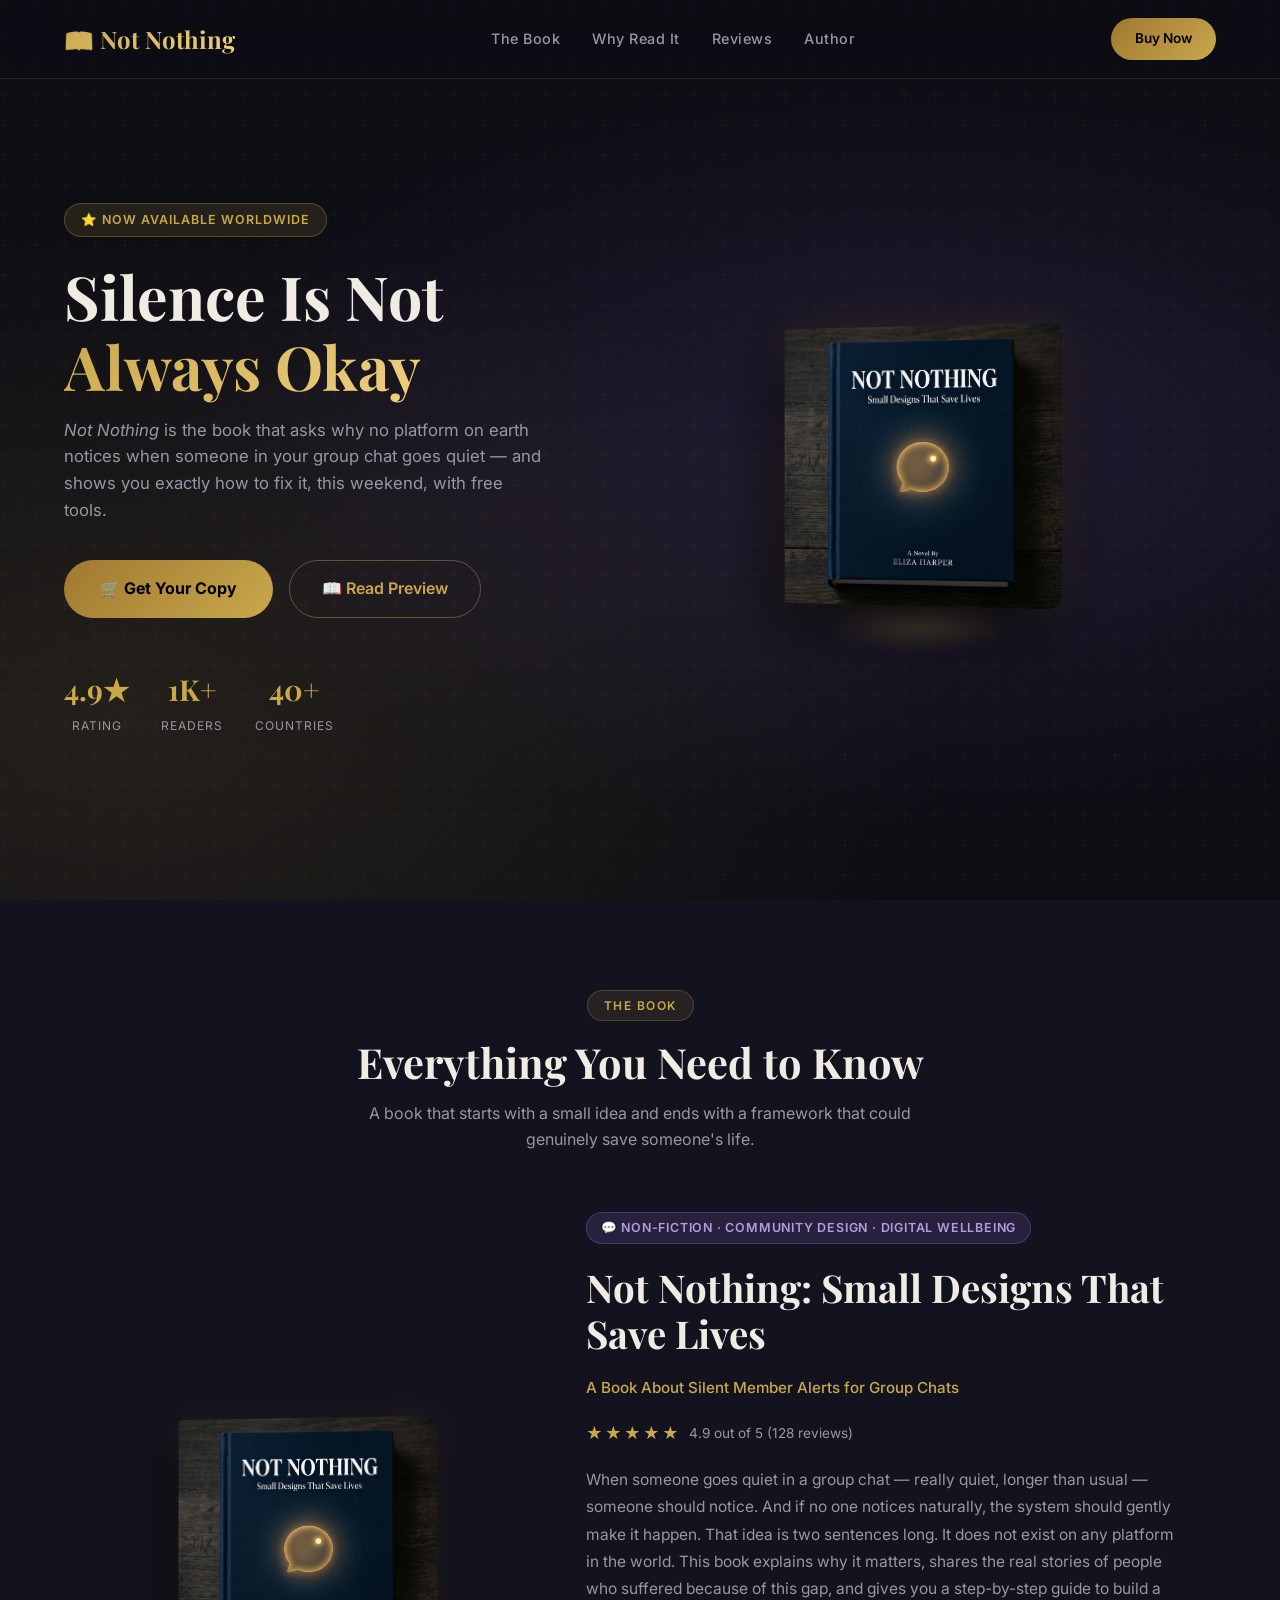
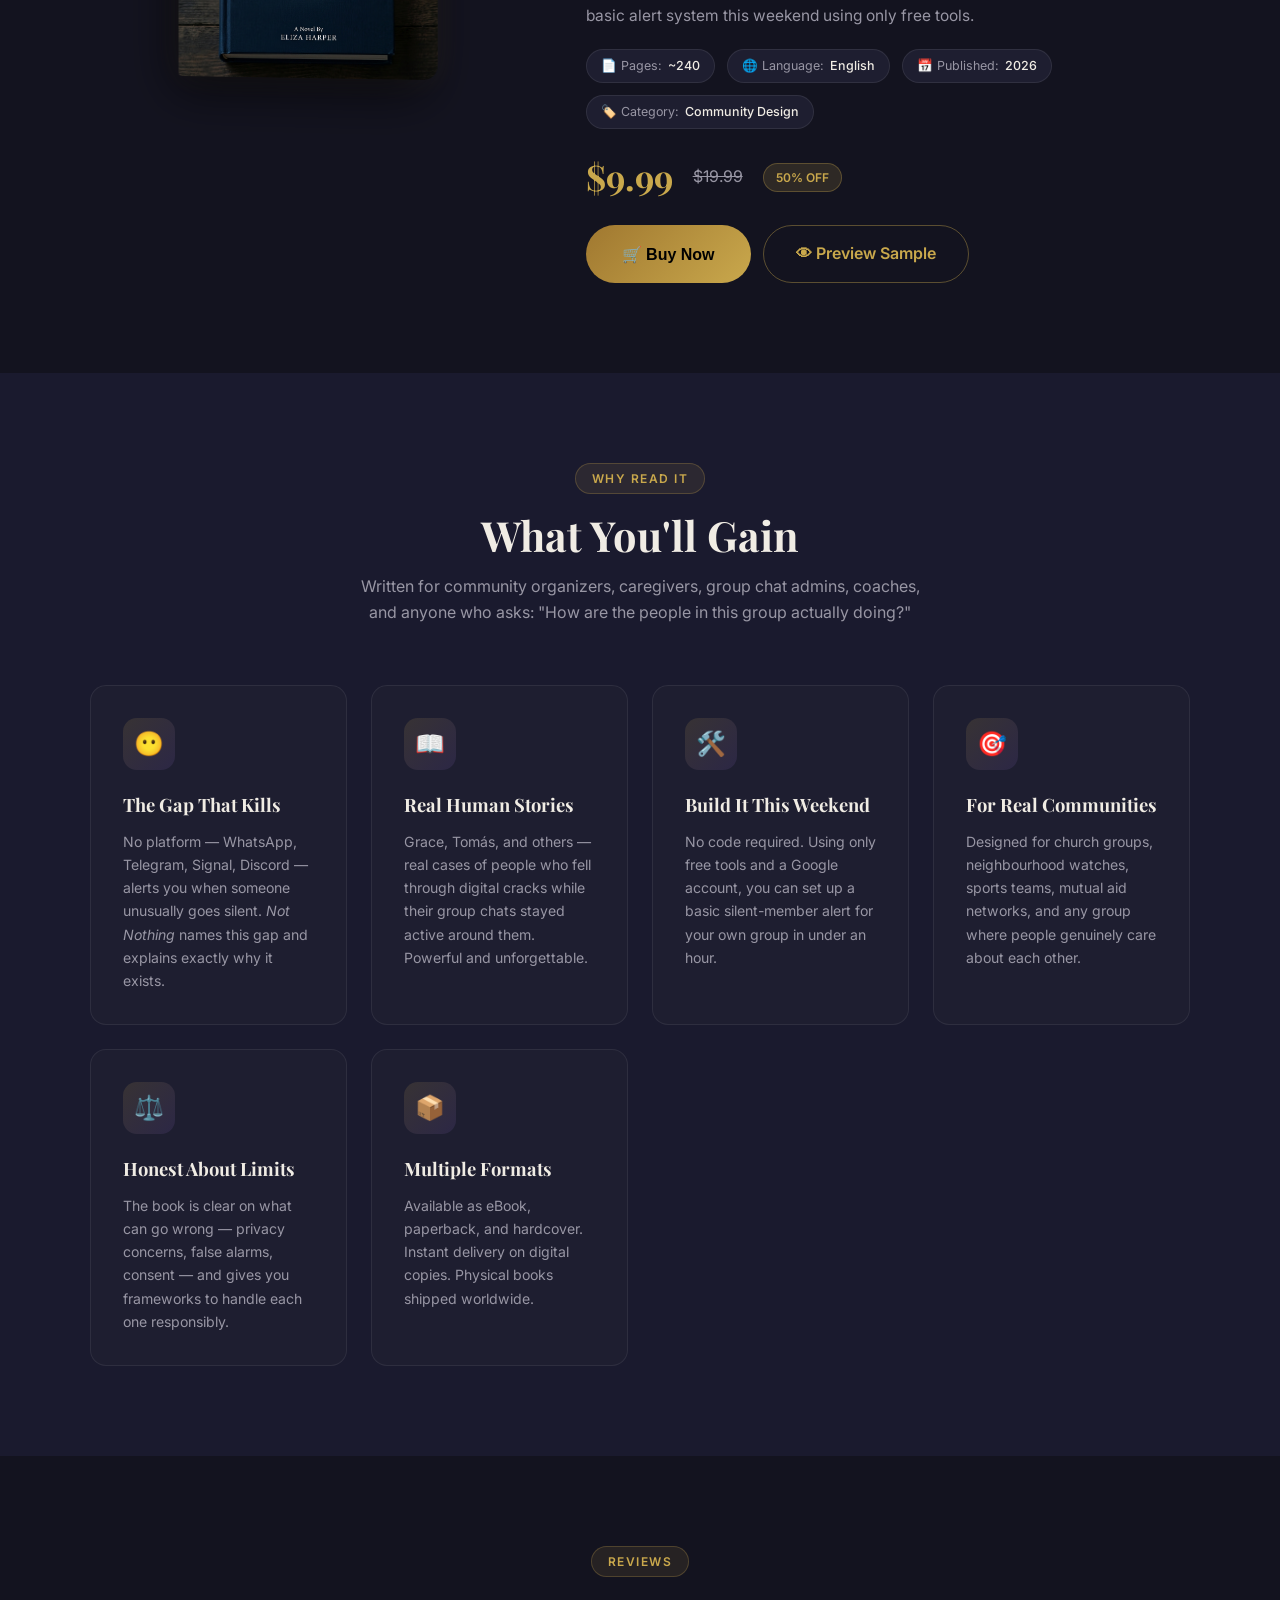
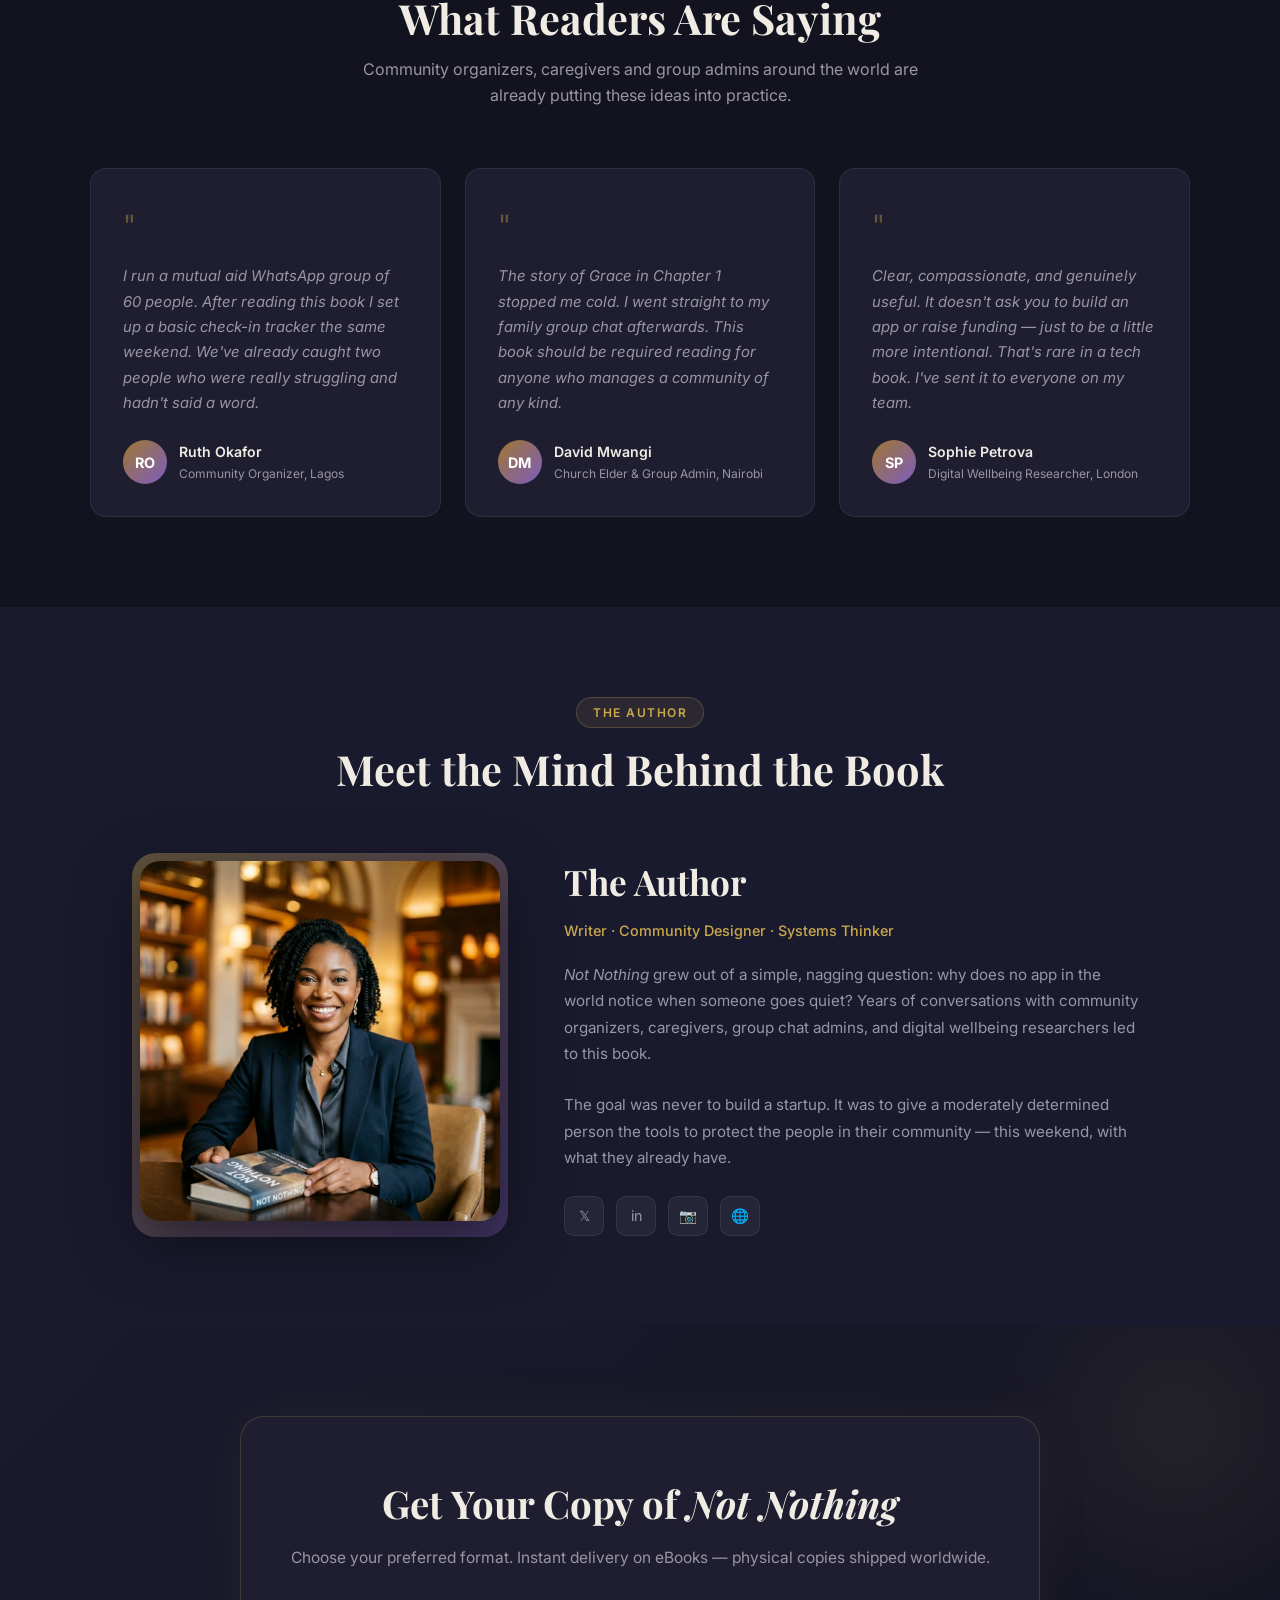
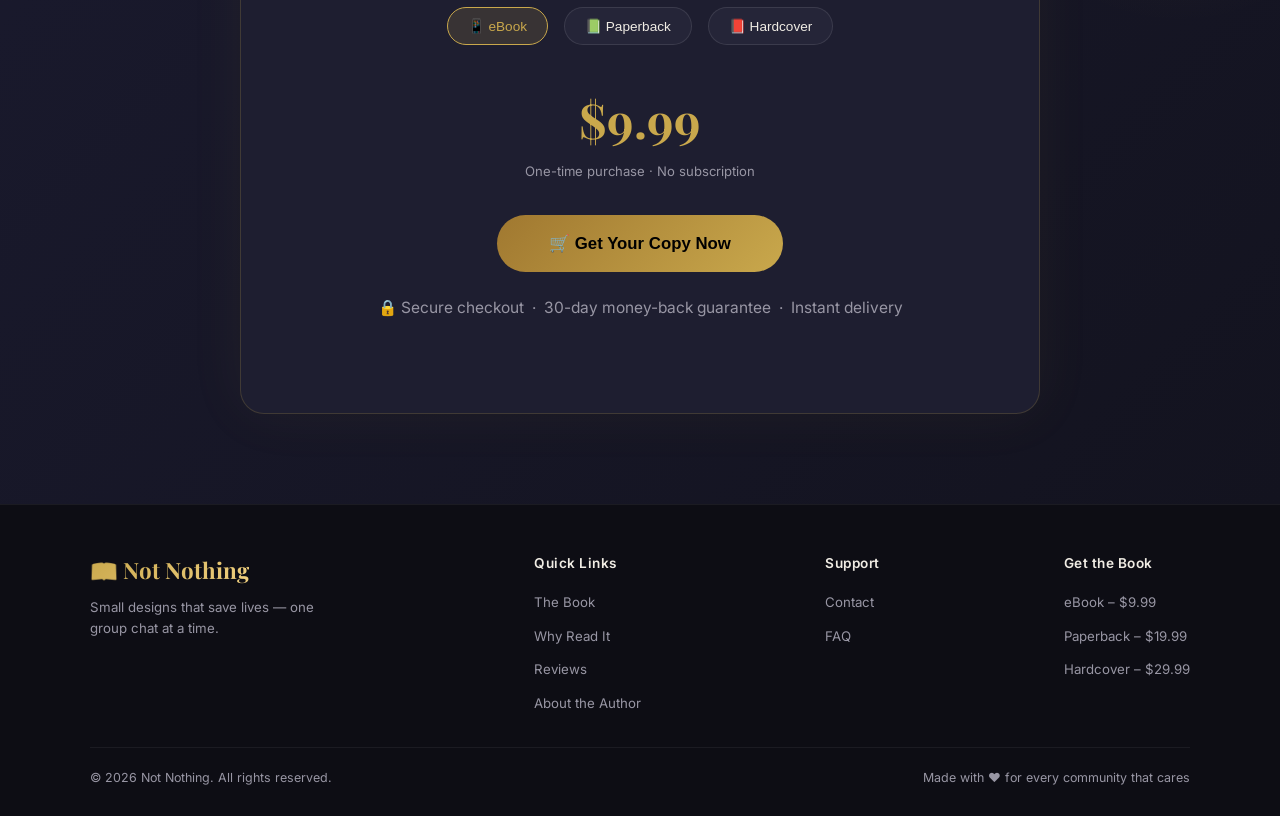
<file: index.html>
<!DOCTYPE html>
<html lang="en">
<head>
  <meta charset="UTF-8" />
  <meta name="viewport" content="width=device-width, initial-scale=1.0" />
  <title>Not Nothing — Small Designs That Save Lives</title>
  <meta name="description" content="Not Nothing: the book that asks why no platform in the world notices when someone goes quiet in a group chat — and shows you how to fix it this weekend, for free." />
  <link rel="stylesheet" href="css/style.css" />
  <link rel="preconnect" href="https://fonts.googleapis.com" />
  <!-- PayPal SDK — replace YOUR_PAYPAL_CLIENT_ID with your real Client ID from developer.paypal.com -->
  <script src="https://www.paypal.com/sdk/js?client-id=438XKRGBHHNH2&currency=USD&intent=capture" onload="initPayPal()"></script>
</head>
<body>

<!-- ══ NAV ══ -->
<nav id="main-nav" aria-label="Main navigation">
  <a href="#" class="nav-logo">📖 Not Nothing</a>
  <ul class="nav-links" id="nav-links">
    <li><a href="#book">The Book</a></li>
    <li><a href="#features">Why Read It</a></li>
    <li><a href="#testimonials">Reviews</a></li>
    <li><a href="#author">Author</a></li>
  </ul>
  <a href="#order" class="btn-nav">Buy Now</a>
  <button class="hamburger" id="hamburger" aria-label="Toggle menu">
    <span></span><span></span><span></span>
  </button>
</nav>

<!-- ══ HERO ══ -->
<section class="hero" id="home">
  <div class="hero-content">
    <div class="hero-badge">⭐ Now Available Worldwide</div>
    <h1>Silence Is Not<br><span>Always Okay</span></h1>
    <p class="hero-subtitle">
      <em>Not Nothing</em> is the book that asks why no platform on earth notices when someone in your group chat goes quiet — and shows you exactly how to fix it, this weekend, with free tools.
    </p>
    <div class="hero-actions">
      <a href="#order" class="btn-primary" data-open-modal>🛒 Get Your Copy</a>
      <a href="#book" class="btn-secondary">📖 Read Preview</a>
    </div>
    <div class="hero-stats">
      <div class="stat"><span class="stat-num">4.9★</span><span class="stat-label">Rating</span></div>
      <div class="stat"><span class="stat-num">1K+</span><span class="stat-label">Readers</span></div>
      <div class="stat"><span class="stat-num">40+</span><span class="stat-label">Countries</span></div>
    </div>
  </div>
  <div class="hero-visual">
    <div class="book-wrapper">
      <div class="glow-ring"></div>
      <img src="images/book-cover.png" alt="Book cover" class="book-img" />
    </div>
  </div>
</section>

<!-- ══ BOOK DETAIL ══ -->
<section id="book">
  <div class="section-header fade-up">
    <span class="section-tag">The Book</span>
    <h2 class="section-title">Everything You Need to Know</h2>
    <p class="section-sub">A book that starts with a small idea and ends with a framework that could genuinely save someone's life.</p>
  </div>
  <div class="book-detail-grid fade-up">
    <div class="book-detail-img">
      <img src="images/book-cover.png" alt="Book cover full" />
    </div>
    <div class="book-meta">
      <span class="book-genre">💬 Non-Fiction · Community Design · Digital Wellbeing</span>
      <h2 class="book-title-lg">Not Nothing: Small Designs That Save Lives</h2>
      <p class="book-author">A Book About Silent Member Alerts for Group Chats</p>
      <div class="star-rating">
        <span class="star">★</span><span class="star">★</span><span class="star">★</span><span class="star">★</span><span class="star">★</span>
        <span class="rating-text">4.9 out of 5 (128 reviews)</span>
      </div>
      <p class="book-desc">
        When someone goes quiet in a group chat — really quiet, longer than usual — someone should notice. And if no one notices naturally, the system should gently make it happen. That idea is two sentences long. It does not exist on any platform in the world. This book explains why it matters, shares the real stories of people who suffered because of this gap, and gives you a step-by-step guide to build a basic alert system this weekend using only free tools.
      </p>
      <div class="book-info-chips">
        <div class="chip">📄 Pages: <span>~240</span></div>
        <div class="chip">🌐 Language: <span>English</span></div>
        <div class="chip">📅 Published: <span>2026</span></div>
        <div class="chip">🏷️ Category: <span>Community Design</span></div>
      </div>
      <div class="book-price-row">
        <span class="price-tag">$9.99</span>
        <span class="price-original">$19.99</span>
        <span class="price-badge">50% OFF</span>
      </div>
      <div class="book-cta">
        <button class="btn-primary" data-open-modal>🛒 Buy Now</button>
        <a href="#" class="btn-secondary">👁 Preview Sample</a>
      </div>
    </div>
  </div>
</section>

<!-- ══ FEATURES ══ -->
<section id="features">
  <div class="section-header fade-up">
    <span class="section-tag">Why Read It</span>
    <h2 class="section-title">What You'll Gain</h2>
    <p class="section-sub">Written for community organizers, caregivers, group chat admins, coaches, and anyone who asks: "How are the people in this group actually doing?"</p>
  </div>
  <div class="features-grid">
    <div class="feature-card fade-up">
      <div class="feature-icon">😶</div>
      <h3>The Gap That Kills</h3>
      <p>No platform — WhatsApp, Telegram, Signal, Discord — alerts you when someone unusually goes silent. <em>Not Nothing</em> names this gap and explains exactly why it exists.</p>
    </div>
    <div class="feature-card fade-up">
      <div class="feature-icon">📖</div>
      <h3>Real Human Stories</h3>
      <p>Grace, Tomás, and others — real cases of people who fell through digital cracks while their group chats stayed active around them. Powerful and unforgettable.</p>
    </div>
    <div class="feature-card fade-up">
      <div class="feature-icon">🛠️</div>
      <h3>Build It This Weekend</h3>
      <p>No code required. Using only free tools and a Google account, you can set up a basic silent-member alert for your own group in under an hour.</p>
    </div>
    <div class="feature-card fade-up">
      <div class="feature-icon">🎯</div>
      <h3>For Real Communities</h3>
      <p>Designed for church groups, neighbourhood watches, sports teams, mutual aid networks, and any group where people genuinely care about each other.</p>
    </div>
    <div class="feature-card fade-up">
      <div class="feature-icon">⚖️</div>
      <h3>Honest About Limits</h3>
      <p>The book is clear on what can go wrong — privacy concerns, false alarms, consent — and gives you frameworks to handle each one responsibly.</p>
    </div>
    <div class="feature-card fade-up">
      <div class="feature-icon">📦</div>
      <h3>Multiple Formats</h3>
      <p>Available as eBook, paperback, and hardcover. Instant delivery on digital copies. Physical books shipped worldwide.</p>
    </div>
  </div>
</section>

<!-- ══ TESTIMONIALS ══ -->
<section id="testimonials">
  <div class="section-header fade-up">
    <span class="section-tag">Reviews</span>
    <h2 class="section-title">What Readers Are Saying</h2>
    <p class="section-sub">Community organizers, caregivers and group admins around the world are already putting these ideas into practice.</p>
  </div>
  <div class="testimonials-grid">
    <div class="testimonial-card fade-up">
      <div class="testimonial-quote">"</div>
      <p class="testimonial-text">I run a mutual aid WhatsApp group of 60 people. After reading this book I set up a basic check-in tracker the same weekend. We've already caught two people who were really struggling and hadn't said a word.</p>
      <div class="testimonial-author">
        <div class="author-avatar">RO</div>
        <div>
          <div class="author-name">Ruth Okafor</div>
          <div class="author-title">Community Organizer, Lagos</div>
        </div>
      </div>
    </div>
    <div class="testimonial-card fade-up">
      <div class="testimonial-quote">"</div>
      <p class="testimonial-text">The story of Grace in Chapter 1 stopped me cold. I went straight to my family group chat afterwards. This book should be required reading for anyone who manages a community of any kind.</p>
      <div class="testimonial-author">
        <div class="author-avatar">DM</div>
        <div>
          <div class="author-name">David Mwangi</div>
          <div class="author-title">Church Elder &amp; Group Admin, Nairobi</div>
        </div>
      </div>
    </div>
    <div class="testimonial-card fade-up">
      <div class="testimonial-quote">"</div>
      <p class="testimonial-text">Clear, compassionate, and genuinely useful. It doesn't ask you to build an app or raise funding — just to be a little more intentional. That's rare in a tech book. I've sent it to everyone on my team.</p>
      <div class="testimonial-author">
        <div class="author-avatar">SP</div>
        <div>
          <div class="author-name">Sophie Petrova</div>
          <div class="author-title">Digital Wellbeing Researcher, London</div>
        </div>
      </div>
    </div>
  </div>
</section>

<!-- ══ AUTHOR ══ -->
<section id="author">
  <div class="section-header fade-up">
    <span class="section-tag">The Author</span>
    <h2 class="section-title">Meet the Mind Behind the Book</h2>
  </div>
  <div class="author-grid fade-up">
    <div class="author-photo-wrap">
      <div class="author-photo-frame"></div>
      <img src="images/author.png" alt="Author photo" class="author-photo" />
    </div>
    <div class="author-info">
      <h2>The Author</h2>
      <p class="author-role">Writer · Community Designer · Systems Thinker</p>
      <p class="author-bio">
        <em>Not Nothing</em> grew out of a simple, nagging question: why does no app in the world notice when someone goes quiet? Years of conversations with community organizers, caregivers, group chat admins, and digital wellbeing researchers led to this book.
      </p>
      <p class="author-bio">
        The goal was never to build a startup. It was to give a moderately determined person the tools to protect the people in their community — this weekend, with what they already have.
      </p>
      <div class="author-socials">
        <a href="#" class="social-btn" title="Twitter/X" aria-label="Twitter">𝕏</a>
        <a href="#" class="social-btn" title="LinkedIn" aria-label="LinkedIn">in</a>
        <a href="#" class="social-btn" title="Instagram" aria-label="Instagram">📷</a>
        <a href="#" class="social-btn" title="Website" aria-label="Website">🌐</a>
      </div>
    </div>
  </div>
</section>

<!-- ══ ORDER CTA ══ -->
<section id="order">
  <div class="order-box fade-up">
    <h2>Get Your Copy of <em>Not Nothing</em></h2>
    <p>Choose your preferred format. Instant delivery on eBooks — physical copies shipped worldwide.</p>
    <div class="order-formats">
      <button class="format-pill active" data-format="ebook">📱 eBook</button>
      <button class="format-pill" data-format="paperback">📗 Paperback</button>
      <button class="format-pill" data-format="hardcover">📕 Hardcover</button>
    </div>
    <div class="order-price-display">
      <span class="price-main" id="price-display">$9.99</span>
      <span class="price-note">One-time purchase · No subscription</span>
    </div>
    <button class="btn-primary btn-buy" data-open-modal>
      🛒 Get Your Copy Now
    </button>
    <p class="order-guarantee">🔒 Secure checkout &nbsp;·&nbsp; 30-day money-back guarantee &nbsp;·&nbsp; Instant delivery</p>
  </div>
</section>

<!-- ══ FOOTER ══ -->
<footer>
  <div class="footer-inner">
    <div class="footer-top">
      <div class="footer-brand">
        <a href="#" class="nav-logo">📖 Not Nothing</a>
        <p class="footer-tagline">Small designs that save lives — one group chat at a time.</p>
      </div>
      <div class="footer-links-group">
        <h4>Quick Links</h4>
        <ul>
          <li><a href="#book">The Book</a></li>
          <li><a href="#features">Why Read It</a></li>
          <li><a href="#testimonials">Reviews</a></li>
          <li><a href="#author">About the Author</a></li>
        </ul>
      </div>
      <div class="footer-links-group">
        <h4>Support</h4>
        <ul>
          <li><a href="#">Contact</a></li>
          <li><a href="#">FAQ</a></li>
        </ul>
      </div>
      <div class="footer-links-group">
        <h4>Get the Book</h4>
        <ul>
          <li><a href="#" data-open-modal>eBook – $9.99</a></li>
          <li><a href="#" data-open-modal>Paperback – $19.99</a></li>
          <li><a href="#" data-open-modal>Hardcover – $29.99</a></li>
        </ul>
      </div>
    </div>
    <div class="footer-bottom">
      <span class="footer-copy">© 2026 Not Nothing. All rights reserved.</span>
      <span class="footer-copy">Made with ❤️ for every community that cares</span>
    </div>
  </div>
</footer>

<!-- ══ ORDER MODAL ══ -->
<div class="modal-overlay" id="order-modal" role="dialog" aria-modal="true" aria-labelledby="modal-title">
  <div class="modal-box">
    <button class="modal-close" id="modal-close" aria-label="Close">✕</button>
    <h3 id="modal-title">Get <em>Not Nothing</em></h3>
    <p>Choose your format, enter your email, then pay securely via PayPal.</p>

    <!-- Format selector inside modal -->
    <div class="modal-format-row">
      <button class="modal-format-pill active" data-format="ebook">📱 eBook</button>
      <button class="modal-format-pill" data-format="paperback">📗 Paperback</button>
      <button class="modal-format-pill" data-format="hardcover">📕 Hardcover</button>
    </div>
    <p class="modal-price-line">Price: <strong id="modal-price">$9.99 USD</strong></p>

    <!-- Email (for order confirmation) -->
    <div class="form-group">
      <label for="modal-email">Your Email <span style="color:var(--gold)">*</span></label>
      <input type="email" id="modal-email" placeholder="your@email.com" autocomplete="email" />
      <p id="email-error" class="field-error" style="display:none">⚠️ Please enter a valid email to continue.</p>
    </div>

    <!-- PayPal renders here -->
    <div id="paypal-btn-wrap">
      <div id="paypal-button-container"></div>
    </div>

    <p class="order-guarantee" style="margin-top:16px;font-size:.75rem">
      🔒 Secured by PayPal &nbsp;·&nbsp; 30-day money-back guarantee
    </p>
  </div>
</div>

<script src="js/main.js"></script>
</body>
</html>
</file>
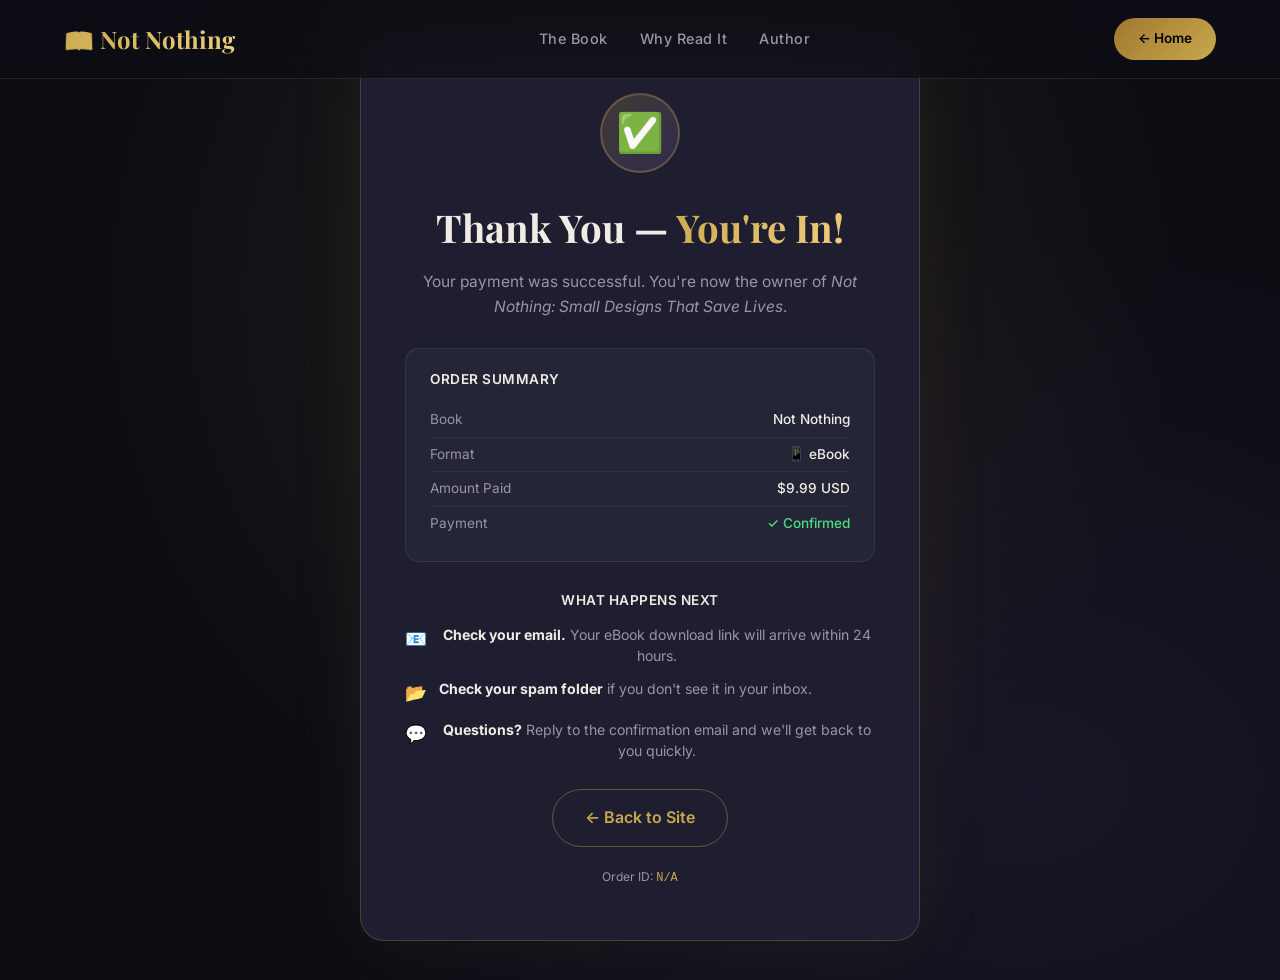
<file: thank-you.html>
<!DOCTYPE html>
<html lang="en">
<head>
  <meta charset="UTF-8" />
  <meta name="viewport" content="width=device-width, initial-scale=1.0" />
  <title>Thank You — Not Nothing</title>
  <meta name="robots" content="noindex" />
  <link rel="stylesheet" href="css/style.css" />
  <link rel="preconnect" href="https://fonts.googleapis.com" />
  <style>
    .ty-page {
      min-height: 100vh; display: flex; align-items: center; justify-content: center;
      padding: 40px 5%;
      background: radial-gradient(ellipse at 50% 30%, rgba(201,168,76,.1), transparent 60%),
                  radial-gradient(ellipse at 80% 80%, rgba(124,92,191,.1), transparent 50%),
                  var(--dark);
    }
    .ty-card {
      max-width: 560px; width: 100%;
      background: var(--surface); border: 1px solid rgba(201,168,76,.25);
      border-radius: 24px; padding: 52px 44px; text-align: center;
      box-shadow: 0 0 80px rgba(201,168,76,.07);
      animation: slideUp .6s ease both;
    }
    @keyframes slideUp { from { opacity:0; transform:translateY(30px); } to { opacity:1; transform:translateY(0); } }
    .ty-icon {
      width: 80px; height: 80px; border-radius: 50%;
      background: linear-gradient(135deg, rgba(201,168,76,.2), rgba(124,92,191,.2));
      display: flex; align-items: center; justify-content: center;
      font-size: 2.4rem; margin: 0 auto 24px;
      border: 2px solid rgba(201,168,76,.3);
    }
    .ty-card h1 {
      font-family: 'Playfair Display', serif;
      font-size: clamp(1.8rem, 3.5vw, 2.4rem);
      color: var(--text); margin-bottom: 12px;
    }
    .ty-card h1 span {
      background: linear-gradient(135deg, var(--gold), var(--gold-light));
      -webkit-background-clip: text; -webkit-text-fill-color: transparent;
    }
    .ty-subtitle { color: var(--text-muted); font-size: .97rem; margin-bottom: 28px; line-height: 1.6; }
    .ty-details {
      background: var(--surface2); border: 1px solid rgba(255,255,255,.08);
      border-radius: 14px; padding: 20px 24px; margin-bottom: 28px; text-align: left;
    }
    .ty-details h4 { color: var(--text); font-size: .85rem; font-weight: 600; margin-bottom: 12px; letter-spacing: .5px; text-transform: uppercase; }
    .ty-row { display: flex; justify-content: space-between; align-items: center; padding: 6px 0; border-bottom: 1px solid rgba(255,255,255,.05); }
    .ty-row:last-child { border-bottom: none; }
    .ty-row span:first-child { color: var(--text-muted); font-size: .85rem; }
    .ty-row span:last-child { color: var(--text); font-size: .85rem; font-weight: 500; }
    .ty-next { margin-bottom: 28px; }
    .ty-next h4 { color: var(--text); font-size: .85rem; font-weight: 600; margin-bottom: 12px; letter-spacing: .5px; text-transform: uppercase; }
    .ty-next-item { display: flex; align-items: flex-start; gap: 12px; margin-bottom: 12px; }
    .ty-next-icon { font-size: 1.1rem; margin-top: 1px; flex-shrink: 0; }
    .ty-next-text { font-size: .88rem; color: var(--text-muted); line-height: 1.5; }
    .ty-next-text strong { color: var(--text); }
    .ty-actions { display: flex; gap: 12px; justify-content: center; flex-wrap: wrap; }
    .ty-order-id { margin-top: 20px; font-size: .75rem; color: var(--text-muted); }
    .ty-order-id code { color: var(--gold); font-family: monospace; }
  </style>
</head>
<body>
<nav id="main-nav" aria-label="Main navigation">
  <a href="index.html" class="nav-logo">📖 Not Nothing</a>
  <ul class="nav-links" id="nav-links">
    <li><a href="index.html#book">The Book</a></li>
    <li><a href="index.html#features">Why Read It</a></li>
    <li><a href="index.html#author">Author</a></li>
  </ul>
  <a href="index.html" class="btn-nav">← Home</a>
  <button class="hamburger" id="hamburger" aria-label="Toggle menu">
    <span></span><span></span><span></span>
  </button>
</nav>

<div class="ty-page">
  <div class="ty-card">
    <div class="ty-icon">✅</div>
    <h1>Thank You — <span>You're In!</span></h1>
    <p class="ty-subtitle">
      Your payment was successful. You're now the owner of <em>Not Nothing: Small Designs That Save Lives</em>.
    </p>

    <!-- Order summary filled by JS -->
    <div class="ty-details">
      <h4>Order Summary</h4>
      <div class="ty-row"><span>Book</span><span>Not Nothing</span></div>
      <div class="ty-row"><span>Format</span><span id="ty-format">—</span></div>
      <div class="ty-row"><span>Amount Paid</span><span id="ty-amount">—</span></div>
      <div class="ty-row"><span>Payment</span><span style="color:#4ade80">✓ Confirmed</span></div>
    </div>

    <!-- What happens next -->
    <div class="ty-next">
      <h4>What Happens Next</h4>
      <div id="ty-next-content">
        <!-- Populated by JS based on format -->
      </div>
    </div>

    <div class="ty-actions">
      <a href="index.html" class="btn-secondary">← Back to Site</a>
    </div>

    <p class="ty-order-id">Order ID: <code id="ty-order-id">—</code></p>
  </div>
</div>

<script>
  // Read URL params
  const params   = new URLSearchParams(window.location.search);
  const orderId  = params.get('order')  || 'N/A';
  const format   = params.get('format') || 'ebook';
  const amount   = params.get('amount') || '9.99';

  const labels = { ebook: '📱 eBook', paperback: '📗 Paperback', hardcover: '📕 Hardcover' };

  document.getElementById('ty-order-id').textContent = orderId;
  document.getElementById('ty-format').textContent   = labels[format] || format;
  document.getElementById('ty-amount').textContent   = '$' + amount + ' USD';

  // Dynamic "What Happens Next" based on format
  const nextEl = document.getElementById('ty-next-content');
  if (format === 'ebook') {
    nextEl.innerHTML = `
      <div class="ty-next-item"><div class="ty-next-icon">📧</div><div class="ty-next-text"><strong>Check your email.</strong> Your eBook download link will arrive within 24 hours.</div></div>
      <div class="ty-next-item"><div class="ty-next-icon">📂</div><div class="ty-next-text"><strong>Check your spam folder</strong> if you don't see it in your inbox.</div></div>
      <div class="ty-next-item"><div class="ty-next-icon">💬</div><div class="ty-next-text"><strong>Questions?</strong> Reply to the confirmation email and we'll get back to you quickly.</div></div>
    `;
  } else {
    nextEl.innerHTML = `
      <div class="ty-next-item"><div class="ty-next-icon">📦</div><div class="ty-next-text"><strong>Your order is being prepared.</strong> Physical books are shipped to the address on your PayPal account.</div></div>
      <div class="ty-next-item"><div class="ty-next-icon">🚚</div><div class="ty-next-text"><strong>Estimated delivery: 5–10 business days</strong> depending on your location.</div></div>
      <div class="ty-next-item"><div class="ty-next-icon">📧</div><div class="ty-next-text"><strong>A confirmation email</strong> with your order details has been sent to you.</div></div>
      <div class="ty-next-item"><div class="ty-next-icon">💬</div><div class="ty-next-text"><strong>Questions?</strong> Reply to the confirmation email and we'll sort it out.</div></div>
    `;
  }

  // Nav hamburger
  document.getElementById('hamburger')?.addEventListener('click', () => {
    document.getElementById('nav-links').classList.toggle('open');
  });
</script>
</body>
</html>
</file>
<file: css/style.css>
@import url('https://fonts.googleapis.com/css2?family=Playfair+Display:ital,wght@0,400;0,600;0,700;1,400&family=Inter:wght@300;400;500;600&display=swap');

*, *::before, *::after { box-sizing: border-box; margin: 0; padding: 0; }

:root {
  --gold: #c9a84c;
  --gold-light: #f0d080;
  --gold-dark: #a07830;
  --dark: #0d0d14;
  --dark2: #13131f;
  --dark3: #1a1a2e;
  --surface: #1e1e30;
  --surface2: #252538;
  --text: #f0ece4;
  --text-muted: #9896a4;
  --accent: #7c5cbf;
  --radius: 16px;
}

html { scroll-behavior: smooth; }

body {
  font-family: 'Inter', sans-serif;
  background: var(--dark);
  color: var(--text);
  overflow-x: hidden;
  line-height: 1.6;
}

/* ── NAV ── */
nav {
  position: fixed; top: 0; width: 100%; z-index: 100;
  padding: 18px 5%;
  display: flex; align-items: center; justify-content: space-between;
  background: rgba(13,13,20,0.7);
  backdrop-filter: blur(18px);
  border-bottom: 1px solid rgba(201,168,76,0.15);
  transition: background .3s;
}
.nav-logo {
  font-family: 'Playfair Display', serif;
  font-size: 1.5rem; font-weight: 700;
  background: linear-gradient(135deg, var(--gold), var(--gold-light));
  -webkit-background-clip: text; -webkit-text-fill-color: transparent;
  text-decoration: none;
}
.nav-links { display: flex; gap: 32px; list-style: none; }
.nav-links a {
  color: var(--text-muted); text-decoration: none;
  font-size: .9rem; font-weight: 500; letter-spacing: .5px;
  transition: color .3s;
}
.nav-links a:hover { color: var(--gold); }
.btn-nav {
  padding: 10px 24px; border-radius: 50px;
  background: linear-gradient(135deg, var(--gold-dark), var(--gold));
  color: #000; font-weight: 600; font-size: .85rem;
  text-decoration: none; transition: transform .2s, box-shadow .2s;
  border: none; cursor: pointer;
}
.btn-nav:hover { transform: translateY(-2px); box-shadow: 0 8px 24px rgba(201,168,76,.4); }
.hamburger { display: none; flex-direction: column; gap: 5px; cursor: pointer; background: none; border: none; }
.hamburger span { width: 24px; height: 2px; background: var(--gold); border-radius: 2px; transition: .3s; }

/* ── HERO ── */
.hero {
  min-height: 100vh;
  display: flex; align-items: center;
  padding: 100px 5% 60px;
  position: relative; overflow: hidden;
  background: radial-gradient(ellipse at 70% 50%, rgba(124,92,191,.18) 0%, transparent 60%),
              radial-gradient(ellipse at 10% 80%, rgba(201,168,76,.12) 0%, transparent 50%),
              var(--dark);
}
.hero::before {
  content: '';
  position: absolute; inset: 0;
  background: url("data:image/svg+xml,%3Csvg width='60' height='60' viewBox='0 0 60 60' xmlns='http://www.w3.org/2000/svg'%3E%3Cg fill='none' fill-rule='evenodd'%3E%3Cg fill='%23c9a84c' fill-opacity='0.03'%3E%3Cpath d='M36 34v-4h-2v4h-4v2h4v4h2v-4h4v-2h-4zm0-30V0h-2v4h-4v2h4v4h2V6h4V4h-4zM6 34v-4H4v4H0v2h4v4h2v-4h4v-2H6zM6 4V0H4v4H0v2h4v4h2V6h4V4H6z'/%3E%3C/g%3E%3C/g%3E%3C/svg%3E");
}
.hero-content { flex: 1; max-width: 560px; position: relative; z-index: 2; }
.hero-badge {
  display: inline-flex; align-items: center; gap: 8px;
  background: rgba(201,168,76,.12); border: 1px solid rgba(201,168,76,.3);
  padding: 6px 16px; border-radius: 50px; margin-bottom: 24px;
  font-size: .78rem; font-weight: 600; color: var(--gold); letter-spacing: 1px; text-transform: uppercase;
}
.hero h1 {
  font-family: 'Playfair Display', serif;
  font-size: clamp(2.4rem, 5vw, 3.8rem);
  line-height: 1.15; margin-bottom: 16px;
  color: var(--text);
}
.hero h1 span {
  background: linear-gradient(135deg, var(--gold), var(--gold-light));
  -webkit-background-clip: text; -webkit-text-fill-color: transparent;
}
.hero-subtitle { color: var(--text-muted); font-size: 1.05rem; margin-bottom: 36px; max-width: 480px; }
.hero-actions { display: flex; gap: 16px; flex-wrap: wrap; }
.btn-primary {
  padding: 16px 36px; border-radius: 50px;
  background: linear-gradient(135deg, var(--gold-dark), var(--gold));
  color: #000; font-weight: 700; font-size: 1rem;
  border: none; cursor: pointer; text-decoration: none;
  transition: transform .25s, box-shadow .25s;
  display: inline-flex; align-items: center; gap: 8px;
}
.btn-primary:hover { transform: translateY(-3px); box-shadow: 0 12px 32px rgba(201,168,76,.45); }
.btn-secondary {
  padding: 15px 32px; border-radius: 50px;
  border: 1.5px solid rgba(201,168,76,.4);
  color: var(--gold); font-weight: 600; font-size: 1rem;
  background: transparent; cursor: pointer; text-decoration: none;
  transition: background .25s, border-color .25s;
  display: inline-flex; align-items: center; gap: 8px;
}
.btn-secondary:hover { background: rgba(201,168,76,.08); border-color: var(--gold); }
.hero-stats { display: flex; gap: 32px; margin-top: 48px; }
.stat { text-align: center; }
.stat-num { font-family: 'Playfair Display', serif; font-size: 1.8rem; font-weight: 700; color: var(--gold); display: block; }
.stat-label { font-size: .75rem; color: var(--text-muted); text-transform: uppercase; letter-spacing: 1px; }
.hero-visual {
  flex: 1; display: flex; justify-content: center; align-items: center;
  position: relative; z-index: 2;
}
.book-wrapper {
  position: relative;
  animation: float 6s ease-in-out infinite;
}
@keyframes float { 0%,100%{transform:translateY(0) rotate(-3deg)} 50%{transform:translateY(-18px) rotate(-3deg)} }
.book-wrapper::after {
  content: '';
  position: absolute; bottom: -30px; left: 50%; transform: translateX(-50%);
  width: 200px; height: 30px;
  background: radial-gradient(ellipse, rgba(201,168,76,.3), transparent 70%);
  filter: blur(10px);
}
.book-img {
  width: 280px; max-width: 90vw;
  border-radius: 4px 12px 12px 4px;
  box-shadow: -12px 20px 60px rgba(0,0,0,.7), 0 0 40px rgba(201,168,76,.15);
  transform: perspective(800px) rotateY(-8deg);
}
.glow-ring {
  position: absolute; inset: -30px;
  border-radius: 50%;
  background: radial-gradient(circle, rgba(201,168,76,.08) 0%, transparent 70%);
  animation: pulse-ring 4s ease-in-out infinite;
}
@keyframes pulse-ring { 0%,100%{opacity:.5;transform:scale(1)} 50%{opacity:1;transform:scale(1.05)} }

/* ── SECTIONS COMMON ── */
section { padding: 90px 5%; }
.section-header { text-align: center; margin-bottom: 60px; }
.section-tag {
  display: inline-block; padding: 5px 16px; border-radius: 50px;
  background: rgba(201,168,76,.1); border: 1px solid rgba(201,168,76,.25);
  color: var(--gold); font-size: .75rem; font-weight: 600;
  letter-spacing: 1.5px; text-transform: uppercase; margin-bottom: 16px;
}
.section-title {
  font-family: 'Playfair Display', serif;
  font-size: clamp(1.8rem, 3.5vw, 2.6rem);
  color: var(--text); line-height: 1.2; margin-bottom: 14px;
}
.section-sub { color: var(--text-muted); font-size: 1rem; max-width: 580px; margin: 0 auto; }

/* ── ABOUT BOOK ── */
#book { background: var(--dark2); }
.book-detail-grid {
  display: grid; grid-template-columns: 1fr 1.4fr; gap: 64px; align-items: center; max-width: 1100px; margin: 0 auto;
}
.book-detail-img {
  display: flex; justify-content: center;
}
.book-detail-img img {
  width: 260px;
  border-radius: 4px 14px 14px 4px;
  box-shadow: -8px 16px 50px rgba(0,0,0,.6), 0 0 30px rgba(201,168,76,.1);
  transform: perspective(700px) rotateY(-5deg);
}
.book-meta { display: flex; flex-direction: column; gap: 20px; }
.book-genre {
  display: inline-flex; align-items: center; gap: 6px;
  background: rgba(124,92,191,.2); border: 1px solid rgba(124,92,191,.4);
  color: #b39ddb; font-size: .78rem; font-weight: 600;
  padding: 5px 14px; border-radius: 50px; text-transform: uppercase; letter-spacing: .8px;
  width: fit-content;
}
.book-title-lg {
  font-family: 'Playfair Display', serif;
  font-size: clamp(1.8rem, 3vw, 2.6rem); color: var(--text); line-height: 1.2;
}
.book-author { color: var(--gold); font-size: .95rem; font-weight: 500; }
.book-desc { color: var(--text-muted); font-size: .97rem; line-height: 1.75; }
.book-info-chips { display: flex; gap: 12px; flex-wrap: wrap; }
.chip {
  padding: 6px 14px; border-radius: 50px;
  background: var(--surface); border: 1px solid rgba(255,255,255,.08);
  font-size: .78rem; color: var(--text-muted);
  display: flex; align-items: center; gap: 6px;
}
.chip span { color: var(--text); font-weight: 500; }
.book-price-row { display: flex; align-items: center; gap: 20px; flex-wrap: wrap; }
.price-tag { font-family: 'Playfair Display', serif; font-size: 2.2rem; font-weight: 700; color: var(--gold); }
.price-original { font-size: 1rem; color: var(--text-muted); text-decoration: line-through; }
.price-badge {
  background: rgba(201,168,76,.15); border: 1px solid rgba(201,168,76,.3);
  color: var(--gold); font-size: .75rem; font-weight: 600;
  padding: 4px 12px; border-radius: 50px;
}
.book-cta { display: flex; gap: 12px; flex-wrap: wrap; }
.star-rating { display: flex; gap: 2px; align-items: center; }
.star { color: var(--gold); font-size: 1rem; }
.rating-text { color: var(--text-muted); font-size: .85rem; margin-left: 8px; }

/* ── FEATURES ── */
#features { background: var(--dark3); }
.features-grid { display: grid; grid-template-columns: repeat(auto-fit, minmax(250px, 1fr)); gap: 24px; max-width: 1100px; margin: 0 auto; }
.feature-card {
  background: var(--surface);
  border: 1px solid rgba(255,255,255,.07);
  border-radius: var(--radius); padding: 32px;
  transition: transform .3s, border-color .3s, box-shadow .3s;
  position: relative; overflow: hidden;
}
.feature-card::before {
  content: ''; position: absolute; top: 0; left: 0; right: 0; height: 2px;
  background: linear-gradient(90deg, transparent, var(--gold), transparent);
  opacity: 0; transition: opacity .3s;
}
.feature-card:hover { transform: translateY(-6px); border-color: rgba(201,168,76,.2); box-shadow: 0 20px 40px rgba(0,0,0,.3); }
.feature-card:hover::before { opacity: 1; }
.feature-icon {
  width: 52px; height: 52px; border-radius: 14px;
  background: linear-gradient(135deg, rgba(201,168,76,.15), rgba(124,92,191,.15));
  display: flex; align-items: center; justify-content: center;
  font-size: 1.5rem; margin-bottom: 20px;
}
.feature-card h3 { font-family: 'Playfair Display', serif; font-size: 1.15rem; color: var(--text); margin-bottom: 10px; }
.feature-card p { color: var(--text-muted); font-size: .88rem; line-height: 1.65; }

/* ── TESTIMONIALS ── */
#testimonials { background: var(--dark2); }
.testimonials-grid { display: grid; grid-template-columns: repeat(auto-fit, minmax(300px, 1fr)); gap: 24px; max-width: 1100px; margin: 0 auto; }
.testimonial-card {
  background: var(--surface); border: 1px solid rgba(255,255,255,.07);
  border-radius: var(--radius); padding: 32px;
  transition: transform .3s;
}
.testimonial-card:hover { transform: translateY(-4px); }
.testimonial-quote { font-size: 2rem; color: var(--gold); opacity: .4; margin-bottom: 12px; }
.testimonial-text { color: var(--text-muted); font-size: .93rem; line-height: 1.7; margin-bottom: 24px; font-style: italic; }
.testimonial-author { display: flex; align-items: center; gap: 12px; }
.author-avatar {
  width: 44px; height: 44px; border-radius: 50%;
  background: linear-gradient(135deg, var(--gold-dark), var(--accent));
  display: flex; align-items: center; justify-content: center;
  font-weight: 700; font-size: .9rem; color: #fff;
}
.author-name { font-weight: 600; font-size: .88rem; color: var(--text); }
.author-title { font-size: .75rem; color: var(--text-muted); }

/* ── AUTHOR ── */
#author { background: var(--dark3); }
.author-grid { display: grid; grid-template-columns: 1fr 1.6fr; gap: 64px; align-items: center; max-width: 1000px; margin: 0 auto; }
.author-photo-wrap { position: relative; }
.author-photo {
  width: 100%; border-radius: 20px;
  box-shadow: 0 20px 60px rgba(0,0,0,.5);
}
.author-photo-frame {
  position: absolute; inset: -8px;
  border-radius: 24px;
  background: linear-gradient(135deg, var(--gold), var(--accent));
  z-index: -1; opacity: .4;
}
.author-info h2 { font-family: 'Playfair Display', serif; font-size: clamp(1.6rem, 3vw, 2.2rem); color: var(--text); margin-bottom: 8px; }
.author-role { color: var(--gold); font-size: .9rem; font-weight: 500; margin-bottom: 20px; }
.author-bio { color: var(--text-muted); font-size: .95rem; line-height: 1.75; margin-bottom: 24px; }
.author-socials { display: flex; gap: 12px; }
.social-btn {
  width: 40px; height: 40px; border-radius: 10px;
  background: var(--surface2); border: 1px solid rgba(255,255,255,.08);
  display: flex; align-items: center; justify-content: center;
  color: var(--text-muted); text-decoration: none; font-size: .9rem;
  transition: background .2s, color .2s, border-color .2s;
}
.social-btn:hover { background: rgba(201,168,76,.15); color: var(--gold); border-color: rgba(201,168,76,.3); }

/* ── ORDER / CTA ── */
#order {
  background: linear-gradient(135deg, var(--dark3) 0%, var(--dark2) 100%);
  position: relative; overflow: hidden;
}
#order::before {
  content: ''; position: absolute; top: -100px; right: -100px;
  width: 400px; height: 400px; border-radius: 50%;
  background: radial-gradient(circle, rgba(201,168,76,.08), transparent 70%);
}
.order-box {
  max-width: 800px; margin: 0 auto;
  background: var(--surface);
  border: 1px solid rgba(201,168,76,.2);
  border-radius: 24px; padding: 56px 48px;
  text-align: center; position: relative;
  box-shadow: 0 0 60px rgba(201,168,76,.06);
}
.order-box h2 { font-family: 'Playfair Display', serif; font-size: clamp(1.8rem, 3vw, 2.4rem); color: var(--text); margin-bottom: 12px; }
.order-box p { color: var(--text-muted); margin-bottom: 36px; font-size: .97rem; }
.order-formats { display: flex; justify-content: center; gap: 16px; flex-wrap: wrap; margin-bottom: 36px; }
.format-pill {
  padding: 10px 20px; border-radius: 50px;
  background: var(--surface2); border: 1px solid rgba(255,255,255,.1);
  font-size: .85rem; color: var(--text); cursor: pointer;
  transition: background .2s, border-color .2s, color .2s;
}
.format-pill.active, .format-pill:hover {
  background: rgba(201,168,76,.15); border-color: var(--gold); color: var(--gold);
}
.order-price-display { margin-bottom: 32px; }
.order-price-display .price-main { font-family: 'Playfair Display', serif; font-size: 3rem; font-weight: 700; color: var(--gold); display: block; }
.order-price-display .price-note { font-size: .82rem; color: var(--text-muted); }
.btn-buy {
  padding: 18px 52px; border-radius: 50px;
  background: linear-gradient(135deg, var(--gold-dark), var(--gold));
  color: #000; font-weight: 700; font-size: 1.05rem;
  border: none; cursor: pointer; transition: transform .25s, box-shadow .25s;
  display: inline-flex; align-items: center; gap: 10px;
}
.btn-buy:hover { transform: translateY(-3px); box-shadow: 0 14px 36px rgba(201,168,76,.45); }
.order-guarantee { margin-top: 24px; font-size: .8rem; color: var(--text-muted); display: flex; align-items: center; justify-content: center; gap: 6px; }

/* ── FOOTER ── */
footer {
  background: var(--dark); border-top: 1px solid rgba(255,255,255,.06);
  padding: 48px 5% 28px;
}
.footer-inner { max-width: 1100px; margin: 0 auto; display: flex; flex-direction: column; gap: 32px; }
.footer-top { display: flex; justify-content: space-between; align-items: flex-start; flex-wrap: wrap; gap: 32px; }
.footer-brand .nav-logo { font-size: 1.4rem; }
.footer-tagline { color: var(--text-muted); font-size: .83rem; margin-top: 8px; max-width: 260px; }
.footer-links-group h4 { color: var(--text); font-size: .85rem; font-weight: 600; margin-bottom: 14px; letter-spacing: .5px; }
.footer-links-group ul { list-style: none; display: flex; flex-direction: column; gap: 8px; }
.footer-links-group a { color: var(--text-muted); text-decoration: none; font-size: .83rem; transition: color .2s; }
.footer-links-group a:hover { color: var(--gold); }
.footer-bottom { border-top: 1px solid rgba(255,255,255,.06); padding-top: 20px; display: flex; justify-content: space-between; align-items: center; flex-wrap: wrap; gap: 12px; }
.footer-copy { color: var(--text-muted); font-size: .78rem; }

/* ── MODAL ── */
.modal-overlay {
  position: fixed; inset: 0; z-index: 1000;
  background: rgba(0,0,0,.75); backdrop-filter: blur(8px);
  display: flex; align-items: center; justify-content: center;
  opacity: 0; pointer-events: none; transition: opacity .3s;
}
.modal-overlay.open { opacity: 1; pointer-events: all; }
.modal-box {
  background: var(--surface); border: 1px solid rgba(201,168,76,.2);
  border-radius: 20px; padding: 40px; max-width: 480px; width: 90%;
  transform: translateY(30px); transition: transform .3s;
}
.modal-overlay.open .modal-box { transform: translateY(0); }
.modal-box h3 { font-family: 'Playfair Display', serif; font-size: 1.6rem; color: var(--text); margin-bottom: 8px; }
.modal-box p { color: var(--text-muted); font-size: .88rem; margin-bottom: 24px; }
.form-group { margin-bottom: 18px; }
.form-group label { display: block; font-size: .82rem; font-weight: 500; color: var(--text); margin-bottom: 6px; }
.form-group input, .form-group select {
  width: 100%; padding: 12px 16px; border-radius: 10px;
  background: var(--surface2); border: 1px solid rgba(255,255,255,.1);
  color: var(--text); font-size: .9rem; outline: none;
  transition: border-color .2s;
}
.form-group input:focus, .form-group select:focus { border-color: var(--gold); }
.form-group select option { background: var(--surface2); }
.modal-close {
  position: absolute; top: 16px; right: 20px; background: none; border: none;
  color: var(--text-muted); font-size: 1.4rem; cursor: pointer; transition: color .2s;
}
.modal-close:hover { color: var(--text); }
.modal-box { position: relative; }
.btn-submit { width: 100%; padding: 14px; border-radius: 50px; }

/* ── Modal PayPal extras ── */
.modal-format-row { display: flex; gap: 8px; margin-bottom: 14px; flex-wrap: wrap; }
.modal-format-pill {
  padding: 8px 16px; border-radius: 50px; font-size: .82rem; font-weight: 600;
  background: var(--surface2); border: 1.5px solid rgba(255,255,255,.1);
  color: var(--text-muted); cursor: pointer; transition: all .2s;
}
.modal-format-pill.active, .modal-format-pill:hover {
  background: rgba(201,168,76,.15); border-color: var(--gold); color: var(--gold);
}
.modal-price-line { font-size: .88rem; color: var(--text-muted); margin-bottom: 18px; }
.modal-price-line strong { color: var(--gold); font-size: 1rem; }
.field-error { color: #f87171; font-size: .78rem; margin-top: 4px; }
.paypal-processing {
  text-align: center; padding: 20px; color: var(--text-muted);
  font-size: .9rem; border: 1px solid rgba(255,255,255,.08);
  border-radius: 12px; background: var(--surface2);
}
.paypal-error {
  text-align: center; padding: 16px; color: #f87171;
  font-size: .88rem; border: 1px solid rgba(248,113,113,.2);
  border-radius: 12px; background: rgba(248,113,113,.05);
}

/* ── SCROLL ANIMATION ── */
.fade-up { opacity: 0; transform: translateY(30px); transition: opacity .6s ease, transform .6s ease; }
.fade-up.visible { opacity: 1; transform: translateY(0); }

/* ── RESPONSIVE ── */
@media (max-width: 900px) {
  .book-detail-grid, .author-grid { grid-template-columns: 1fr; text-align: center; }
  .book-info-chips, .book-price-row, .book-cta, .hero-stats { justify-content: center; }
  .author-photo-wrap { max-width: 280px; margin: 0 auto; }
  .author-socials { justify-content: center; }
  .hero { flex-direction: column; gap: 48px; text-align: center; }
  .hero-actions { justify-content: center; }
  .hero-stats { justify-content: center; }
}
@media (max-width: 640px) {
  nav { padding: 14px 4%; }
  .nav-links { display: none; flex-direction: column; position: absolute; top: 100%; left: 0; width: 100%; background: var(--dark2); padding: 20px; gap: 16px; }
  .nav-links.open { display: flex; }
  .hamburger { display: flex; }
  .order-box { padding: 36px 24px; }
  section { padding: 64px 4%; }
}
</file>
